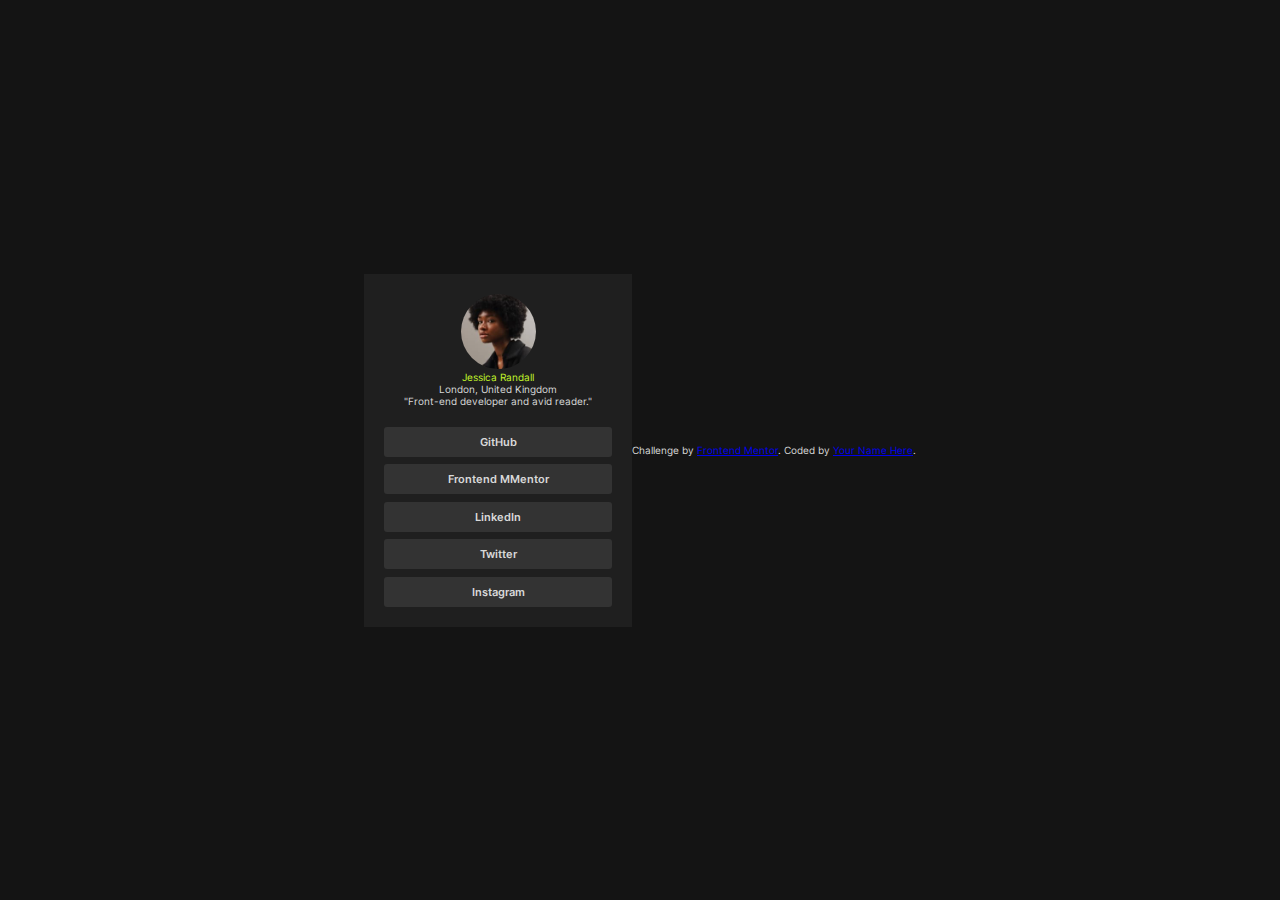
<file: 01-social-links-profile/index.html>
<!DOCTYPE html>
<html lang="en">
  <head>
    <meta charset="UTF-8" />
    <meta name="viewport" content="width=device-width, initial-scale=1.0" />
    <link
      rel="icon"
      type="image/png"
      sizes="32x32"
      href="./assets/images/favicon-32x32.png"
    />
    <link rel="stylesheet" href="style.css" />

    <title>Frontend Mentor | Social links profile</title>
    <title>Document</title>
  </head>
  <body>
    <section class="card">
      <div class="card__user">
        <div class="card__user-icon">
          <img
            src="assets/images/avatar-jessica.jpeg"
            alt="Image - Jessica Randall"
          />
        </div>
        <div class="card__user-name">Jessica Randall</div>
        <div class="card__user-location">London, United Kingdom</div>
        <card__user-about
          >"Front-end developer and avid reader."</card__user-about
        >
      </div>
      <ul class="card__list">
        <li class="list__item">
          <a href="#" class="list__link link__active">GitHub</a>
        </li>
        <li class="list__item">
          <a href="#" class="list__link">Frontend MMentor</a>
        </li>
        <li class="list__item"><a href="#" class="list__link">LinkedIn</a></li>
        <li class="list__item"><a href="#" class="list__link">Twitter</a></li>
        <li class="list__item"><a href="#" class="list__link">Instagram</a></li>
      </ul>
    </section>

    <div class="attribution">
      Challenge by
      <a href="https://www.frontendmentor.io?ref=challenge" target="_blank"
        >Frontend Mentor</a
      >. Coded by <a href="#">Your Name Here</a>.
    </div>
  </body>
</html>
</file>
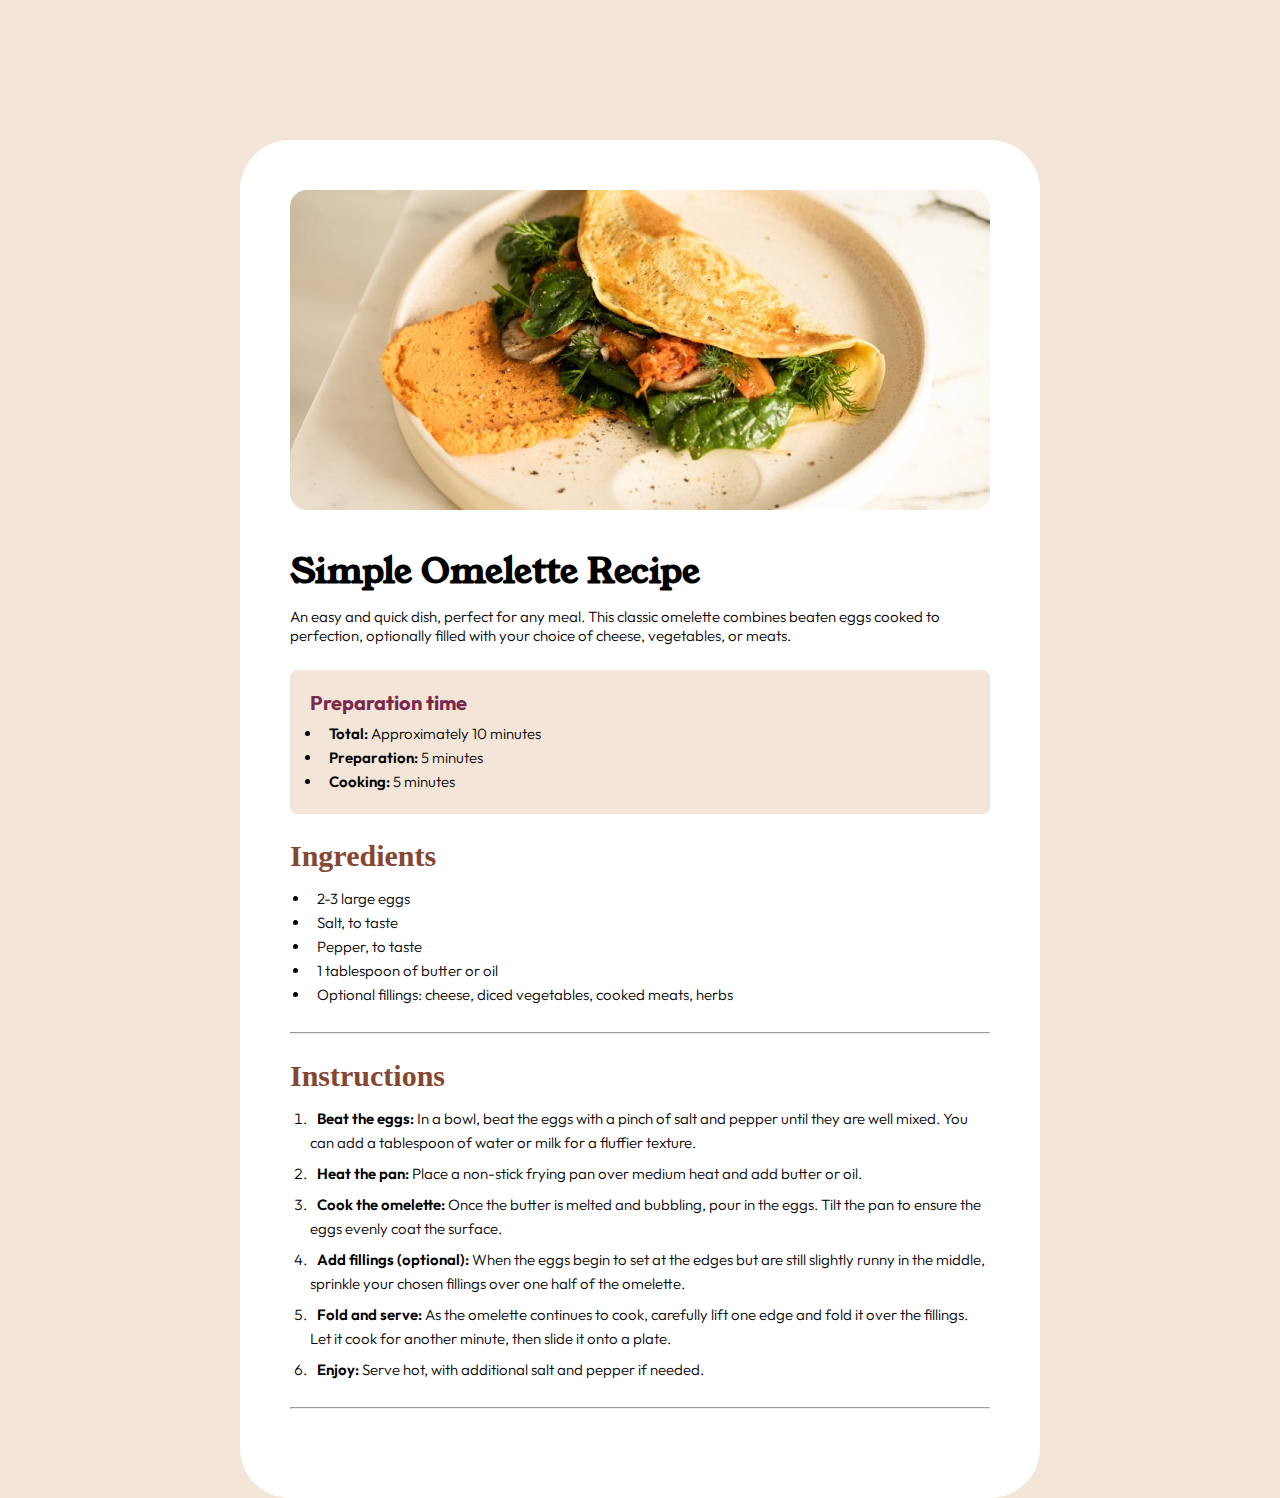
<file: 02-recipe-page-main/index.html>
<!DOCTYPE html>
<html lang="en">
  <head>
    <meta charset="UTF-8" />
    <meta name="viewport" content="width=device-width, initial-scale=1.0" />
    <link
      rel="icon"
      type="image/png"
      sizes="32x32"
      href="./assets/images/favicon-32x32.png"
    />
    <link
      href="https://fonts.googleapis.com/css2?family=Outfit:wght@100..900&family=Young+Serif&display=swap"
      rel="stylesheet"
    />
    <link
      href="https://fonts.googleapis.com/css2?family=Outfit:wght@100..900&display=swap"
      rel="stylesheet"
    />
    <link rel="stylesheet" href="style.css" />
    <title>Frontend Mentor | Recipe page</title>
  </head>
  <body>
    <div class="container">
      <img src="assets/images/image-omelette.jpeg" alt="Image 1" />
      <div class="omelette">
        <br />
        <h1>Simple Omelette Recipe</h1>
        <br />
        <p class="text">
          An easy and quick dish, perfect for any meal. This classic omelette
          combines beaten eggs cooked to perfection, optionally filled with your
          choice of cheese, vegetables, or meats.
        </p>
      </div>

      <div class="preparation-time">
        <h3>Preparation time</h3>
        <ul>
          <li>
            <h4>Total:</h4>
            Approximately 10 minutes
          </li>
          <li>
            <h4>Preparation:</h4>
            5 minutes
          </li>
          <li>
            <h4>Cooking:</h4>
            5 minutes
          </li>
        </ul>
      </div>

      <div class="ingredients">
        <h2>Ingredients</h2>
        <ul>
          <li><span>2-3 large eggs</span></li>
          <li><span>Salt, to taste</span></li>
          <li><span>Pepper, to taste</span></li>
          <li><span>1 tablespoon of butter or oil</span></li>
          <li>
            <span
              >Optional fillings: cheese, diced vegetables, cooked meats,
              herbs</span
            >
          </li>
        </ul>
      </div>
      <hr />

      <div class="instructions">
        <h2>Instructions</h2>
        <ol>
          <li>
            <h4>Beat the eggs:</h4>
            In a bowl, beat the eggs with a pinch of salt and pepper until they
            are well mixed. You can add a tablespoon of water or milk for a
            fluffier texture.
          </li>
          <li>
            <h4>Heat the pan:</h4>
            Place a non-stick frying pan over medium heat and add butter or oil.
          </li>
          <li>
            <h4>Cook the omelette:</h4>
            Once the butter is melted and bubbling, pour in the eggs. Tilt the
            pan to ensure the eggs evenly coat the surface.
          </li>
          <li>
            <h4>Add fillings (optional):</h4>
            When the eggs begin to set at the edges but are still slightly runny
            in the middle, sprinkle your chosen fillings over one half of the
            omelette.
          </li>
          <li>
            <h4>Fold and serve:</h4>
            As the omelette continues to cook, carefully lift one edge and fold
            it over the fillings. Let it cook for another minute, then slide it
            onto a plate.
          </li>
          <li>
            <h4>Enjoy:</h4>
            Serve hot, with additional salt and pepper if needed.
          </li>
        </ol>
      </div>
      <hr />
      <div class="nutrition">
        <h2></h2>
        <div class="table"></div>
      </div>
    </div>
  </body>
</html>
</file>
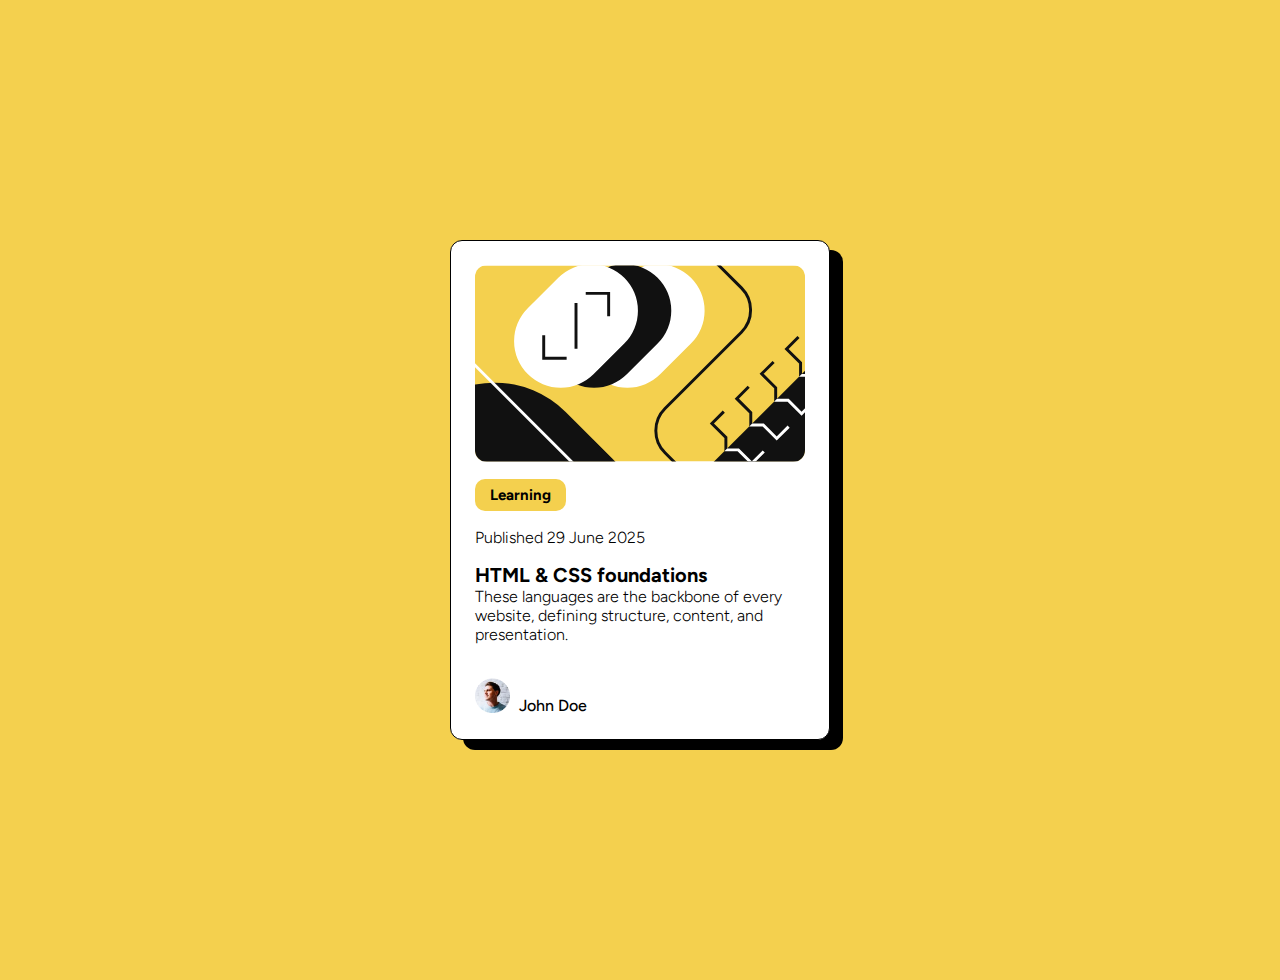
<file: 03-blog-preview-card/index.html>
<!DOCTYPE html>
<html lang="en">
  <head>
    <meta charset="UTF-8" />
    <meta name="viewport" content="width=device-width, initial-scale=1.0" />
    <link
      rel="icon"
      type="image/png"
      sizes="32x32"
      href="./assets/images/favicon-32x32.png"
    />
    <link
      href="https://fonts.googleapis.com/css2?family=Figtree:ital,wght@0,300..900;1,300..900&family=Outfit:wght@100..900&family=Young+Serif&display=swap"
      rel="stylesheet"
    />
    <link rel="stylesheet" href="style.css" />
    <title>Document</title>
  </head>
  <body>
    <div class="card">
      <img src="assets/images/illustration-article.svg" alt="main image" />

      <div class="box-1">
        <h3 class="add-margin">Learning</h3>
        <p>Published 29 June 2025</p>
      </div>
      <div class="box-2">
        <h1 class="add-margin">HTML & CSS foundations</h1>
        <p>
          These languages are the backbone of every website, defining structure,
          content, and presentation.
        </p>
      </div>
      <div class="user-box">
        <img src="assets/images/image-avatar.webp" alt="avatar" />
        <p>John Doe</p>
      </div>
    </div>
  </body>
</html>
</file>
<file: 01-social-links-profile/style.css>
@font-face {
  font-family: "Inter";
  src: url("assets/fonts/Inter-VariableFont_slnt,wght.ttf")
    format("truetype-variations");
  font-weight: 100 900;
}

:root {
  --color-text: #d9d9d9;
  --color-active: #c4f82a;
  --color-background-btn: #333333;
  --color-backgroun-card: #1f1f1f;
}

*,
*::before,
*::after {
  margin: 0;
  padding: 0;
  box-sizing: inherit;
}

html {
  font-size: 62.5%; /* 10/16 = 62.5% => 1rem -> 10px */
  box-sizing: border-box;
}

body {
  font-family: "Inter";
  background-color: #141414;
  color: var(--color-text);

  display: flex;
  justify-content: center;
  align-items: center;
  min-height: 100vh;
  /* line-height: 1.6; */
}

.card {
  background-color: var(--color-backgroun-card);
  max-width: 400px;
  padding: 2rem;
}

.card__user-icon img {
  height: 75px;
  width: 75px;
  border-radius: 50%;
}

.card__user {
  display: flex;
  flex-direction: column;
  align-items: center;

  padding: 0 2rem;
  margin-bottom: 2rem;
}

.card__user-name {
  color: var(--color-active);
}

.card h1,
.card h3 {
  margin-bottom: 0.7rem;
}

.card__list {
  list-style: none;
}

.list__item a {
  text-align: center;
  background-color: var(--color-background-btn);
  /* padding:  */
  padding: 0.8rem 1rem;
  border-radius: 3px;
}

.list__item:not(:last-child) {
  margin-bottom: 0.75rem;
}

.list__item a {
  display: block;
  text-decoration: none;
  color: var(--color-text);
  font-weight: 600;
  font-size: 1.1rem;
}

.list__item:hover,
.list__item a:hover {
  /* text-decoration: none; */
  background-color: #c4f82a;
  color: var(--color-backgroun-card);
  font-weight: 700;
  border-radius: ;
}
</file>
<file: 02-recipe-page-main/style.css>
:root {
  --Stone-100: hsl(30, 54%, 90%);
  --Stone-150: hsl(30, 18%, 87%);
  --Stone-600: hsl(30, 10%, 34%);
  --Stone-900: hsl(24, 5%, 18%);

  --Brown-800: hsl(14, 45%, 36%);
  --Rose-800: hsl(332, 51%, 32%);
  --Rose-50: hsl(330, 100%, 98%);
}

*,
*::before,
*::after {
  padding: 0;
  margin: 0;
  box-sizing: inherit;
}

html {
  box-sizing: border-box;
  font-size: 62.5%;
}

body {
  background-color: rgb(243, 229, 216);
  display: flex;
  justify-content: center;
  align-items: center;
}

.container {
  background-color: #fff;
  margin-top: 14rem;
  max-width: 800px;
  border-radius: 5rem;
  display: flex;
  flex-direction: column;
  padding: 5rem;
}

.container > *:not(:last-child) {
  margin-bottom: 2.5rem;
}

img {
  width: 100%;
  border-radius: 1.7rem;
}

h1 {
  font-family: "Young Serif", sans-serif;
  font-size: 3.5rem;
}
.text {
  font-family: "Outfit";
  font-weight: 300;
  font-size: 1.5rem;
}

.omelette {
  margin-bottom: 2rem;
}

.preparation-time {
  background-color: var(--Stone-100);
  padding: 2rem;
  border-radius: 7px;
}

.preparation-time h3 {
  font-family: "Outfit";
  color: var(--Rose-800);
  margin-bottom: 0.7rem;
  font-size: 2rem;
  font-style: black;
  /* padding: 0 2rem; */
}

.preparation-time ul {
  margin-left: 1.2rem;
}

.preparation-time ul li {
  font-family: "Outfit";
  font-size: 1.5rem;
  font-weight: 300;
  letter-spacing: 1.4;
  line-height: 1.6;
}
h4 {
  display: inline-block;
  font-weight: 600;
  margin-left: 0.7rem;
}

h2 {
  color: var(--Brown-800);
  font-size: 3rem;
  margin-bottom: 1.4rem;
}
.ingredients {
  /* padding: 2rem 0; */
  /* background-color: aquamarine; */
}

.ingredients ul {
  margin-left: 2rem;
}

.ingredients ul li {
  font-family: "Outfit";
  font-size: 1.5rem;
  font-weight: 300;
  letter-spacing: 1.4;
  line-height: 1.6;
}

.ingredients span {
  margin-left: 0.7rem;
}

.instructions ol {
  margin-left: 2rem;
}
.instructions ol li {
  font-family: "Outfit";
  font-size: 1.5rem;
  font-weight: 300;
  letter-spacing: 1.4;
  line-height: 1.6;
}

.instructions ol li:not(:last-child) {
  margin-bottom: 0.7rem;
}
</file>
<file: 03-blog-preview-card/style.css>
:root {
  --Yellow: hsl(47, 88%, 63%);
  --White: hsl(0, 0%, 100%);
  --Gray-500: hsl(0, 0%, 42%);
  --Gray-950: rgb(18, 18, 18);
}

*,
*::before,
*::after {
  padding: 0;
  margin: 0;
  box-sizing: inherit;
}

html {
  box-sizing: border-box;
  font-size: 62.5%;
}

body {
  font-family: "Figtree", sans-serif;
  background-color: var(--Yellow);
}

.card {
  background-color: var(--White);
  max-width: 38rem;
  min-height: 50rem;
  margin: 24rem auto;
  border-radius: 1.2rem;
  display: flex;
  flex-direction: column;
  justify-content: space-between;
  align-items: flex-start;
  padding: 2.4rem;
  box-shadow: 1.3rem 1rem 0 black;
  border: 1.8px solid black;
}

.card img {
  width: 100%;
  border-radius: 1.2rem;
}

h3 {
  display: inline-block;
  background-color: var(--Yellow);
  font-size: 1.5rem;
  padding: 0.7rem 1.5rem;
  border-radius: 1rem;
  margin-bottom: 1.7rem;
}

p {
  font-size: 1.6rem;
  font-weight: 300;
}

.user-box {
  display: flex;
  align-items: center;
  /* margin-left: .8rem; */
  /* margin-bottom: 1.5rem; */
}

.user-box img {
  width: 35px;
  height: 35px;
}

.user-box p {
  margin-left: 0.9rem;
  margin-top: 2rem;
  font-weight: 500;
}

.box-2 {
  margin-bottom: 1.5rem;
}
</file>
